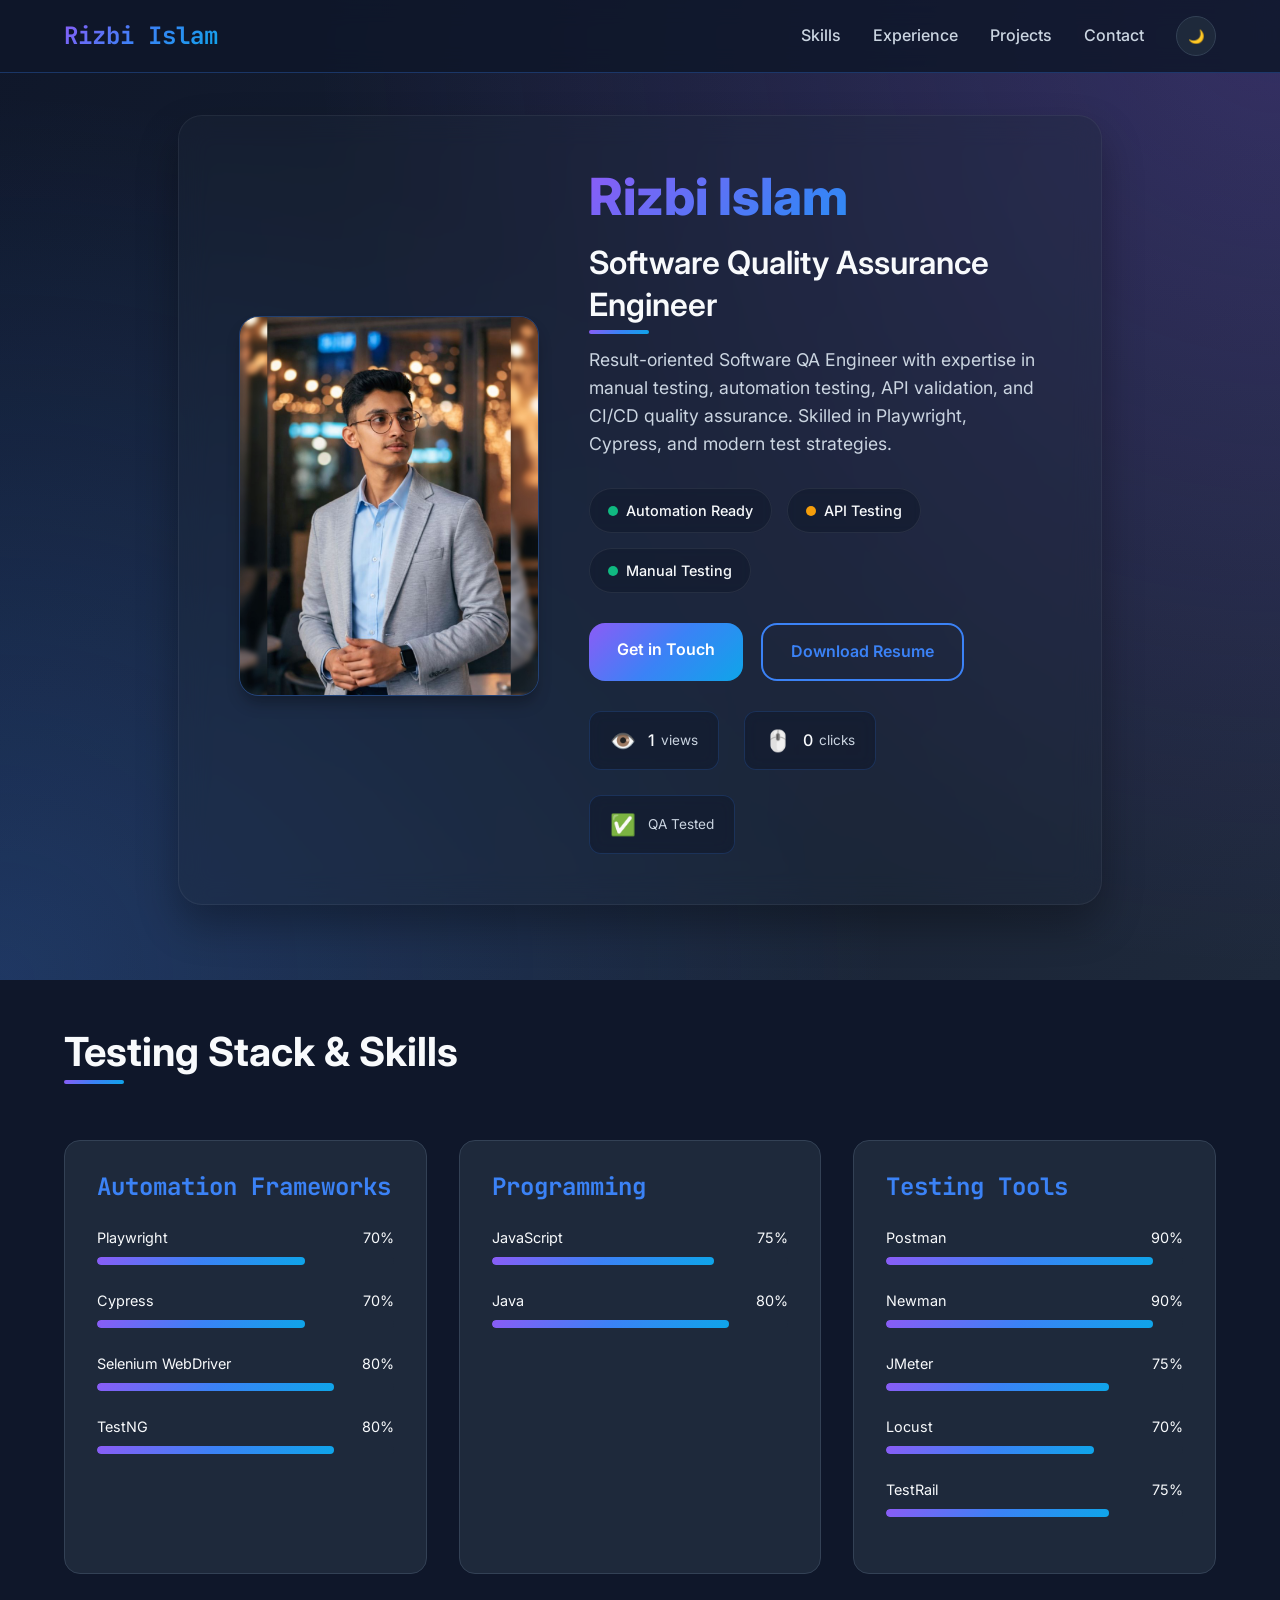
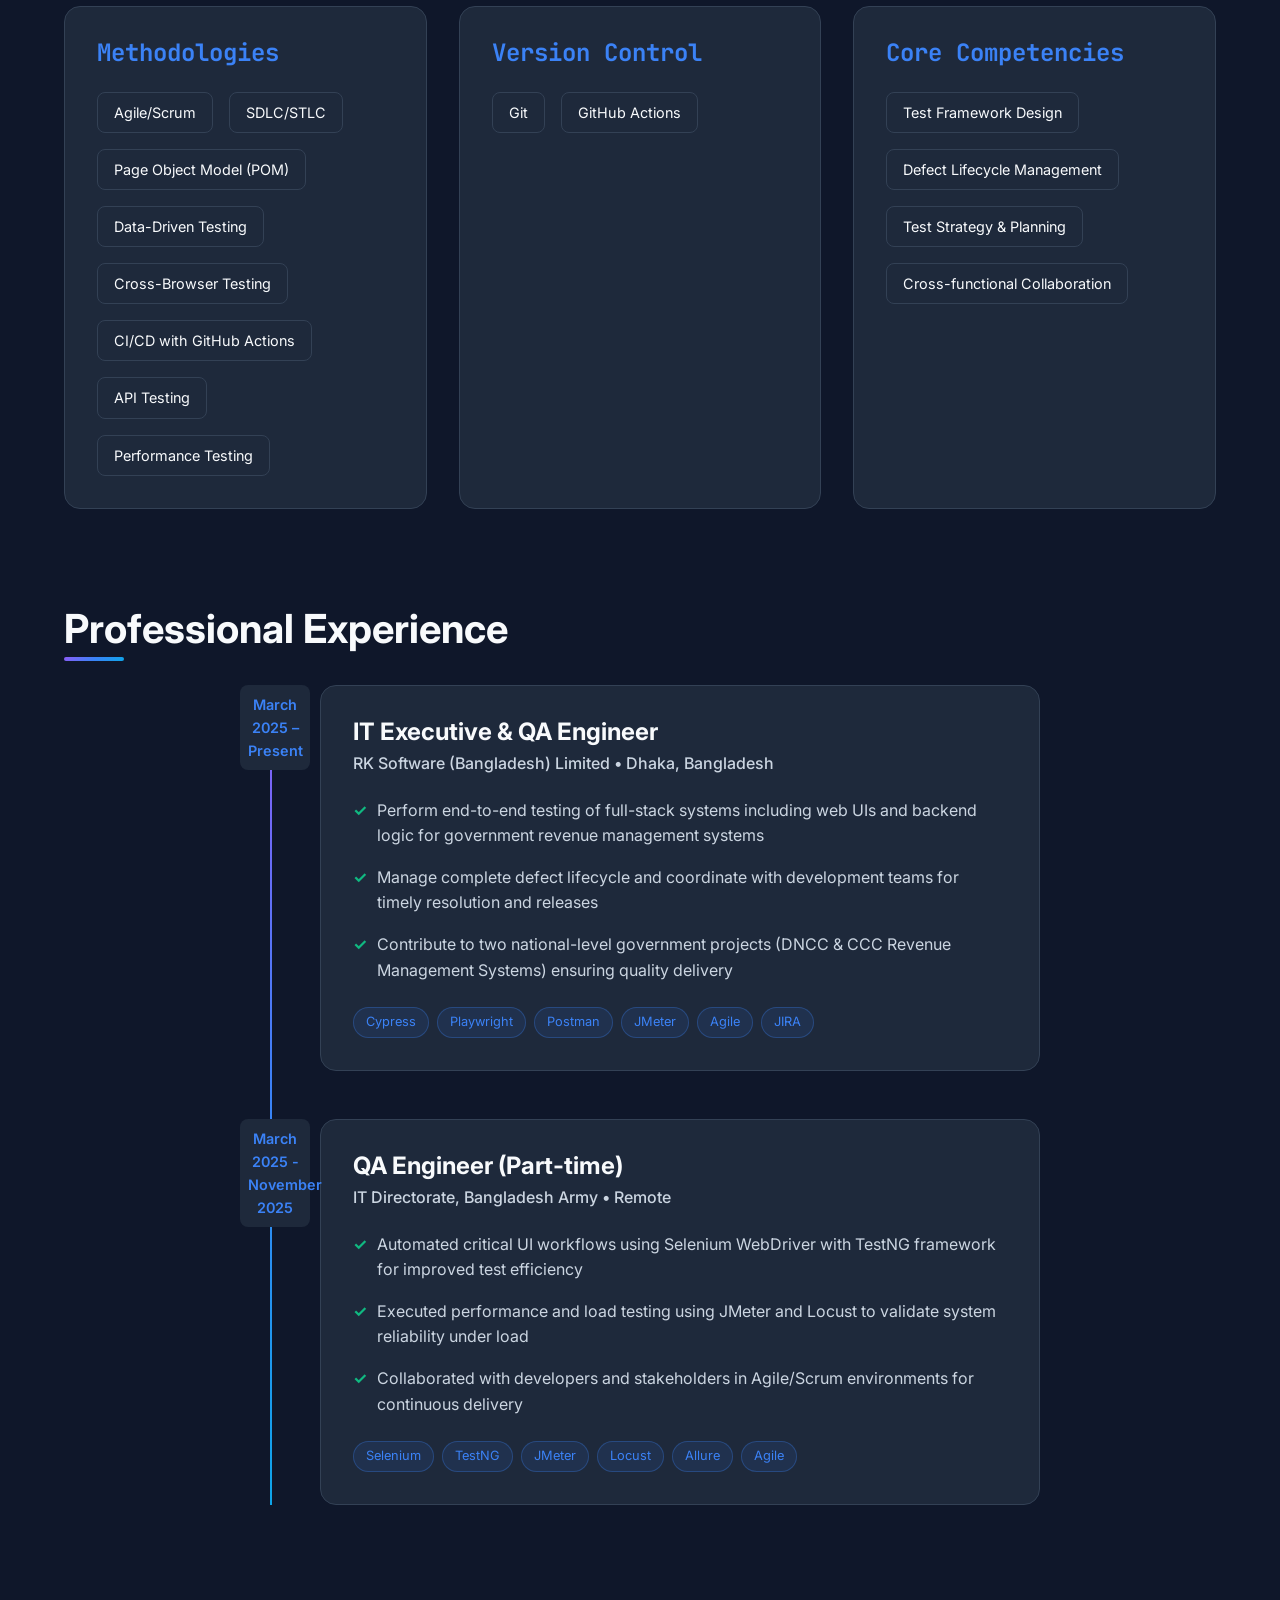
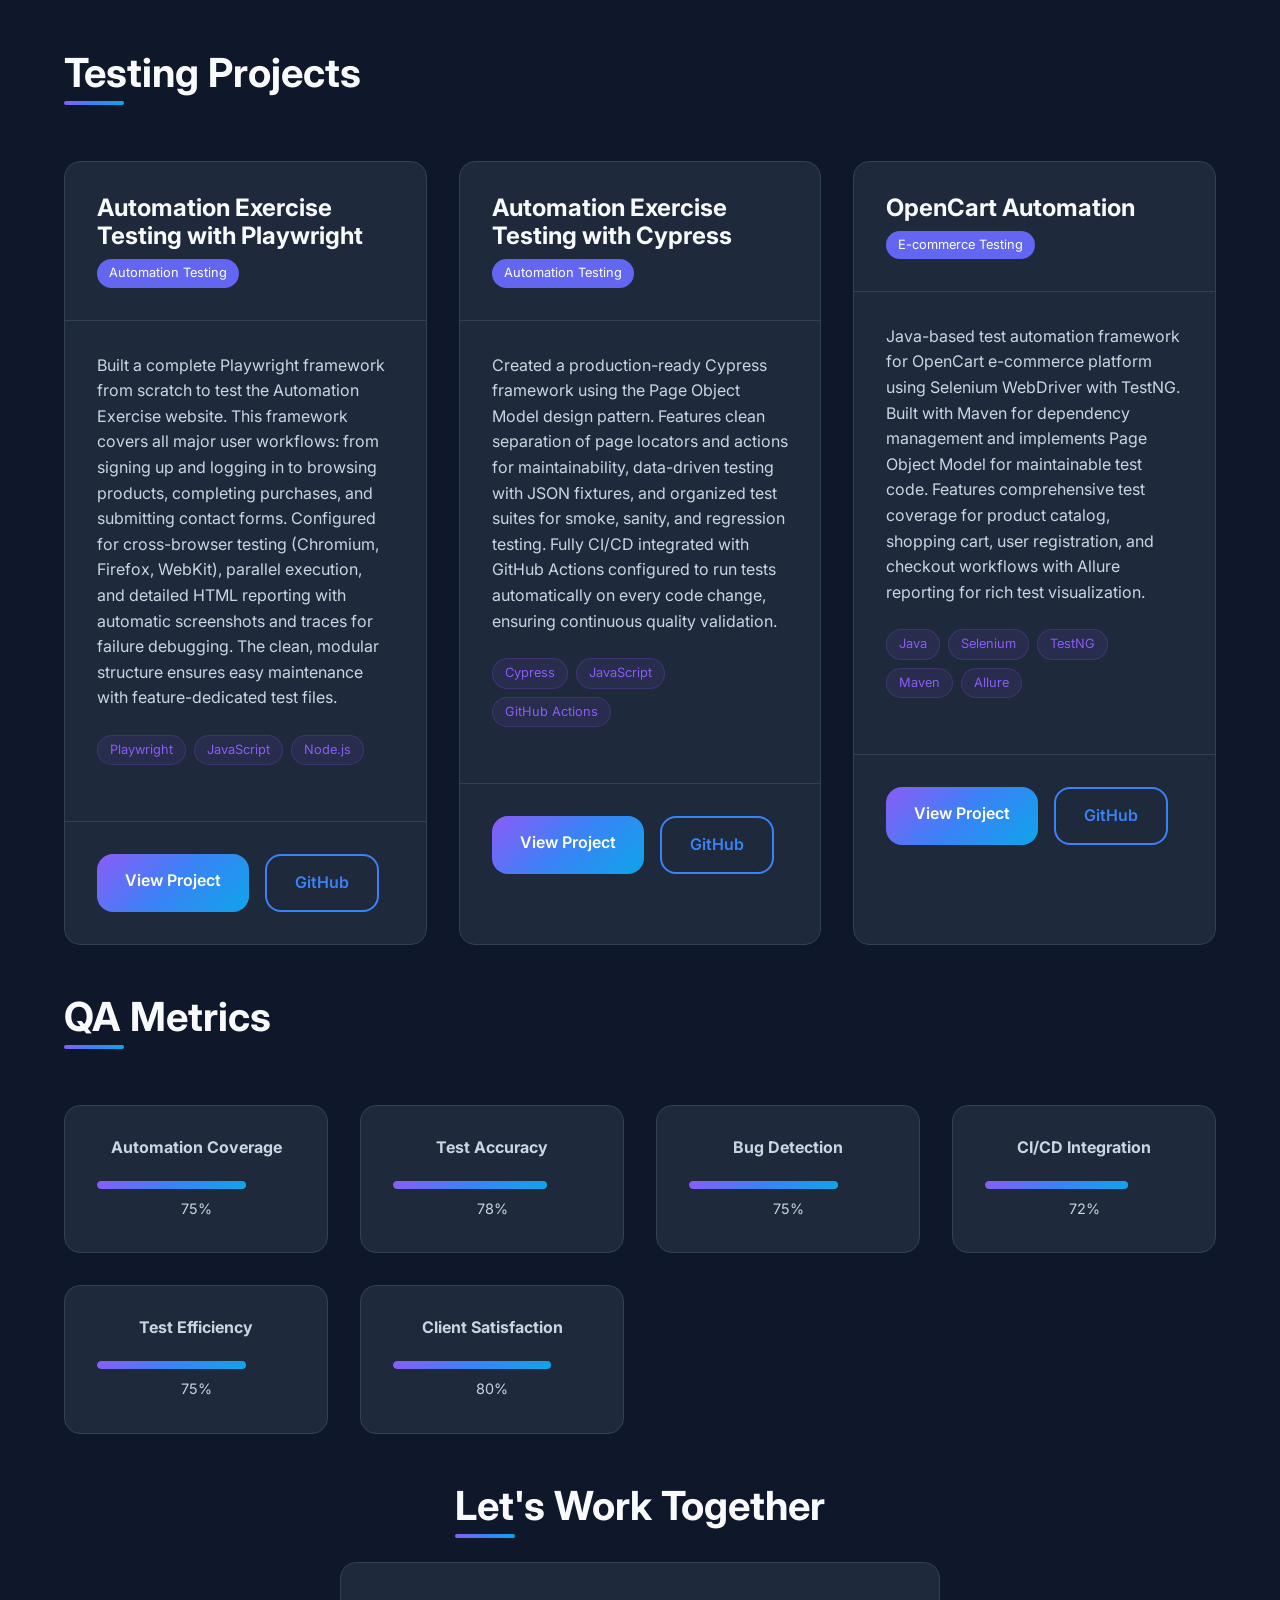
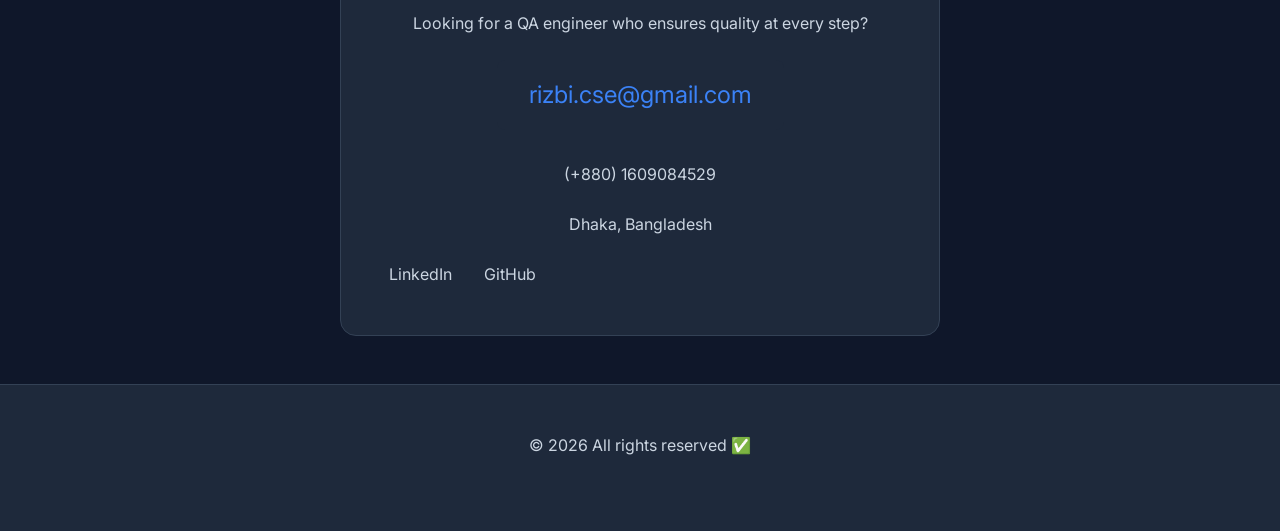
<file: index.html>
<!DOCTYPE html>
<html lang="en" data-theme="dark">
<head>
    <meta charset="UTF-8">
    <meta name="viewport" content="width=device-width, initial-scale=1.0">
    <title>Rizbi Islam - QA Engineer Portfolio</title>

    <!-- SEO Meta Tags -->
    <meta name="description" content="Rizbi Islam - Software Quality Assurance Engineer specializing in manual and automation testing, Playwright, Cypress, and API validation.">
    <meta name="keywords" content="Rizbi Islam, QA Engineer, Software Quality Assurance, Manual Testing, Automation Testing, API Testing, Playwright, Cypress, QA Portfolio">
    <meta name="robots" content="index, follow">

    <!-- Canonical URL -->
    <link rel="canonical" href="https://rizbi-islam.github.io/profile" />

    <!-- Open Graph / Social Sharing -->
    <meta property="og:title" content="Rizbi Islam | QA Engineer">
    <meta property="og:description" content="Portfolio of Rizbi Islam, a Software QA Engineer with expertise in manual and automation testing, Playwright, Cypress, and API validation.">
    <meta property="og:type" content="website">
    <meta property="og:url" content="https://rizbi-islam.github.io/profile">
    <meta property="og:image" content="https://rizbi-islam.github.io/profile/assets/profile.png">

    <!-- Twitter Card -->
    <meta name="twitter:card" content="summary_large_image">
    <meta name="twitter:title" content="Rizbi Islam | QA Engineer">
    <meta name="twitter:description" content="Portfolio of Rizbi Islam, a Software QA Engineer with expertise in manual and automation testing, Playwright, Cypress, and API validation.">
    <meta name="twitter:image" content="https://rizbi-islam.github.io/profile/assets/profile.png">

    <!-- Google Fonts -->
    <link href="https://fonts.googleapis.com/css2?family=Inter:wght@300;400;500;600;700;800&family=JetBrains+Mono:wght@400;500;600&display=swap" rel="stylesheet">
    
    <!-- CSS -->
    <link rel="stylesheet" href="css/main.css">
    <link rel="stylesheet" href="css/animations.css">
    
    <!-- Favicon / Search Appearance -->
    <link rel="icon" type="image/x-icon" href="assets/favicon.ico">
    <link rel="icon" href="assets/favicon.svg" type="image/svg+xml">
    <link rel="apple-touch-icon" href="assets/logo.svg">
    <meta name="theme-color" content="#0f172a">

    <!-- Google Analytics is loaded dynamically from data/ga.json by js/analytics.js -->

    <!-- Structured Data (JSON-LD) for search appearance -->
    <script type="application/ld+json">
    {
        "@context": "https://schema.org",
        "@type": "Person",
        "name": "Rizbi Islam",
        "url": "https://rizbi-islam.github.io/profile",
        "image": "https://rizbi-islam.github.io/profile/assets/profile.jpg",
        "jobTitle": "Software Quality Assurance Engineer",
        "description": "Result-oriented Software QA Engineer specializing in manual and automation testing, Playwright, Cypress, and API validation.",
        "sameAs": [
            "https://www.linkedin.com/",
            "https://github.com/rizbi-islam"
        ],
        "logo": "https://rizbi-islam.github.io/profile/assets/logo.svg"
    }
    </script>
</head>
<body>
    <!-- Navigation, Hero, Main Content same as before -->
    <nav class="qa-nav">
        <div class="container nav-content">
            <div class="nav-brand">Rizbi Islam</div>
            <div class="nav-links" id="nav-links">
                <a href="#skills">Skills</a>
                <a href="#experience">Experience</a>
                <a href="#projects">Projects</a>
                <a href="#contact">Contact</a>
                <button class="theme-toggle" id="theme-toggle">🌓</button>
            </div>
            <button class="hamburger" id="hamburger-menu">
                <span></span><span></span><span></span>
            </button>
        </div>
    </nav>

    <!-- Hero Section -->
    <header class="qa-hero" id="home">
        <div class="container">
            <div class="hero-wrapper">
                <div class="hero-image-section">
                    <img src="assets/profile.jpg" alt="Rizbi Islam - QA Engineer Profile Photo" class="hero-image" loading="lazy"/>
                </div>
                <div class="hero-text">
                    <h1 class="hero-name">Rizbi Islam</h1>
                    <h2 class="hero-title">Software Quality Assurance Engineer</h2>
                    <p class="hero-summary">
                        Result-oriented Software QA Engineer with expertise in manual testing,
                        automation testing, API validation, and CI/CD quality assurance.
                        Skilled in Playwright, Cypress, and modern test strategies.
                    </p>
                    
                    <div class="qa-indicator">
                        <div class="test-status">
                            <span class="status-dot status-pass"></span>
                            Automation Ready
                        </div>
                        <div class="test-status">
                            <span class="status-dot status-running"></span>
                            API Testing
                        </div>
                        <div class="test-status">
                            <span class="status-dot status-pass"></span>
                            Manual Testing
                        </div>
                    </div>

                    <div class="hero-actions">
                        <a href="#contact" class="btn-qa">Get in Touch</a>
                        <a href="assets/resume.pdf" class="btn-qa btn-outline" download>Download Resume</a>
                    </div>

                    <div class="hero-stats">
                        <div class="stat-box">
                            <span class="stat-icon">👁️</span>
                            <span class="stat-text"><span id="view-count">0</span> <span class="stat-label">views</span></span>
                        </div>
                        <div class="stat-box">
                            <span class="stat-icon">🖱️</span>
                            <span class="stat-text"><span id="click-count">0</span> <span class="stat-label">clicks</span></span>
                        </div>
                        <div class="stat-box">
                            <span class="stat-icon">✅</span>
                            <span class="stat-text"><span class="stat-label">QA Tested</span></span>
                        </div>
                    </div>
                </div>
            </div>
        </div>
    </header>

    <!-- Main Content -->
    <main class="container">
        <section id="skills" class="skills-section">
            <h2>Testing Stack & Skills</h2>
            <div id="skills-container"></div>
        </section>

        <section id="experience" class="experience-section">
            <h2>Professional Experience</h2>
            <div class="timeline" id="experience-timeline"></div>
        </section>

        <section id="projects" class="projects-section">
            <h2>Testing Projects</h2>
            <div id="projects-container"></div>
        </section>

        <section id="stats" class="stats-section">
            <h2>QA Metrics</h2>
            <div id="stats-container"></div>
        </section>

        <section id="contact" class="contact-section">
            <h2>Let's Work Together</h2>
            <div class="contact-card">
                <p>Looking for a QA engineer who ensures quality at every step?</p>
                <div class="contact-info">
                    <a href="mailto:rizbi.cse@gmail.com" id="email-tracked" class="email-tracked">rizbi.cse@gmail.com</a>
                    <p class="contact-phone" id="hero-phone">(+880) 1609084529</p>
                    <p class="contact-location" id="hero-location">Dhaka, Bangladesh</p>
                </div>
                <div class="social-links">
                    <a href="#" id="linkedin-link" class="social-link">LinkedIn</a>
                    <a href="#" id="github-link" class="social-link">GitHub</a>
                </div>
            </div>
        </section>
    </main>

    <!-- Footer -->
    <footer class="qa-footer">
        <div class="container footer-content">
            <p>© <span id="current-year">2026</span> All rights reserved ✅</p>
        </div>
    </footer>

    <!-- JavaScript -->
    <script src="js/data-manager.js"></script>
    <script src="js/analytics.js"></script>
    <script src="js/email-tracker.js"></script>
    <script src="js/theme-switcher.js"></script>
    <script src="js/ui-effects.js"></script>
    
    <script>
        // Set current year
        document.getElementById('current-year').textContent = new Date().getFullYear();
        
        // Initialize portfolio data
        document.addEventListener('DOMContentLoaded', () => {
            const portfolioData = new PortfolioData();
            portfolioData.init();
        });
    </script>
</body>
</html>
</file>
<file: css/main.css>
/* ===== CSS RESET & VARIABLES ===== */
:root {
    /* QA Engineer Color Palette */
    --qa-pass: #10b981;      /* Green - Tests Passed */
    --qa-fail: #ef4444;      /* Red - Tests Failed */
    --qa-running: #f59e0b;   /* Amber - Tests Running */
    --qa-pending: #6366f1;   /* Indigo - Tests Pending */
    --qa-skip: #94a3b8;      /* Gray - Tests Skipped */
    
    /* Professional Dark Theme (Default) */
    --bg-primary: #0f172a;   /* Dark Blue */
    --bg-secondary: #1e293b; /* Dark Slate */
    --bg-card: #1e293b;
    --text-primary: #f8fafc;
    --text-secondary: #cbd5e1;
    --border-color: #334155;
    --accent-primary: #3b82f6;
    --accent-secondary: #8b5cf6;
    
    /* Gradients */
    --gradient-qa: linear-gradient(135deg, #8b5cf6, #3b82f6, #0ea5e9);
    --gradient-dark: linear-gradient(135deg, #0f172a, #1e293b);
    
    /* Typography */
    --font-sans: 'Inter', -apple-system, BlinkMacSystemFont, sans-serif;
    --font-mono: 'JetBrains Mono', 'Fira Code', monospace;
    
    /* Spacing */
    --space-xs: 0.5rem;
    --space-sm: 1rem;
    --space-md: 1.5rem;
    --space-lg: 2rem;
    --space-xl: 3rem;
    
    /* Borders & Shadows */
    --radius-sm: 0.375rem;
    --radius-md: 0.5rem;
    --radius-lg: 1rem;
    --shadow: 0 4px 6px -1px rgba(0, 0, 0, 0.25);
    --shadow-lg: 0 10px 15px -3px rgba(0, 0, 0, 0.3);
    
    /* Transitions */
    --transition-fast: 150ms ease;
    --transition-normal: 300ms ease;
    /* Card overlay colors (theme-aware) */
    --card-overlay: rgba(30, 41, 59, 0.35);
    --card-border: rgba(255, 255, 255, 0.06);
  }
  
  /* Light Theme Variables */
  [data-theme="light"] {
    --bg-primary: #f8fafc;
    --bg-secondary: #e8efff;
    --bg-card: #ffffff;
    --text-primary: #0f172a;
    --text-secondary: #475569;
    --border-color: #e2e8f0;
    --shadow: 0 4px 6px -1px rgba(0, 0, 0, 0.1);
    --shadow-lg: 0 10px 15px -3px rgba(0, 0, 0, 0.1);
    --card-overlay: rgba(255, 255, 255, 0.7);
    --card-border: rgba(14, 165, 233, 0.06);
    --badge-bg-blue: rgba(59, 130, 246, 0.08);
    --badge-bg-purple: rgba(139, 92, 246, 0.08);
  }
  
  /* Dark Theme badge colors */
  :root {
    --badge-bg-blue: rgba(59, 130, 246, 0.1);
    --badge-bg-purple: rgba(139, 92, 246, 0.1);
  }
  
  /* ===== BASE STYLES ===== */
  * {
    margin: 0;
    padding: 0;
    box-sizing: border-box;
  }
  
  body {
    font-family: var(--font-sans);
    background: var(--bg-primary);
    color: var(--text-primary);
    line-height: 1.6;
    transition: background-color var(--transition-normal);
  }
  
  .container {
    max-width: 1200px;
    margin: 0 auto;
    padding: 0 var(--space-md);
  }
  
  /* ===== TYPOGRAPHY ===== */
  h1, h2, h3, h4 {
    font-weight: 700;
    line-height: 1.2;
  }
  
  h1 {
    font-size: 3.5rem;
    background: var(--gradient-qa);
    -webkit-background-clip: text;
    -webkit-text-fill-color: transparent;
    background-clip: text;
    margin-bottom: var(--space-sm);
  }
  
  h2 {
    font-size: 2.5rem;
    margin-bottom: var(--space-lg);
    position: relative;
    display: inline-block;
  }
  
  h2::after {
    content: '';
    position: absolute;
    bottom: -8px;
    left: 0;
    width: 60px;
    height: 4px;
    background: var(--gradient-qa);
    border-radius: 2px;
  }
  
  h3 {
    font-size: 1.5rem;
    margin-bottom: var(--space-sm);
  }
  
  p {
    margin-bottom: var(--space-md);
    color: var(--text-secondary);
  }
  
  code {
    font-family: var(--font-mono);
    background: var(--bg-secondary);
    padding: 0.2rem 0.4rem;
    border-radius: var(--radius-sm);
    font-size: 0.9em;
  }
  
  /* ===== QA-SPECIFIC COMPONENTS ===== */
  .qa-indicator {
    display: flex;
    gap: var(--space-md);
    flex-wrap: wrap;
    margin: var(--space-md) 0;
  }
  
  .test-status {
    display: flex;
    align-items: center;
    gap: var(--space-xs);
    padding: var(--space-xs) var(--space-sm);
    background: rgba(15, 23, 42, 0.5);
    backdrop-filter: blur(5px);
    -webkit-backdrop-filter: blur(5px);
    border-radius: var(--radius-md);
    border: 1px solid var(--border-color);
  }
  
  .status-dot {
    width: 10px;
    height: 10px;
    border-radius: 50%;
    display: inline-block;
  }
  
  .status-pass { background: var(--qa-pass); }
  .status-running { background: var(--qa-running); }
  .status-fail { background: var(--qa-fail); }
  .status-pending { background: var(--qa-pending); }
  
  .automation-meter {
    margin: var(--space-sm) 0;
  }
  
  .meter-label {
    display: flex;
    justify-content: space-between;
    margin-bottom: var(--space-xs);
    font-size: 0.9rem;
  }
  
  .meter-bar {
    height: 8px;
    background: var(--bg-secondary);
    border-radius: 4px;
    overflow: hidden;
  }
  
  .meter-fill {
    height: 100%;
    background: var(--gradient-qa);
    border-radius: 4px;
    transition: width 1s ease-in-out;
  }
  
  /* ===== NAVIGATION ===== */
  .qa-nav {
    position: fixed;
    top: 0;
    width: 100%;
    background: rgba(15, 23, 42, 0.85);
    backdrop-filter: blur(12px);
    -webkit-backdrop-filter: blur(12px);
    z-index: 1000;
    padding: var(--space-sm) 0;
    border-bottom: 1px solid rgba(59, 130, 246, 0.3);
  }
  
  [data-theme="light"] .qa-nav {
    background: rgba(248, 250, 252, 0.85);
    border-bottom: 1px solid rgba(59, 130, 246, 0.2);
  }
  
  .nav-content {
    display: flex;
    justify-content: space-between;
    align-items: center;
  }
  
  .nav-brand {
    font-family: var(--font-mono);
    font-weight: 700;
    font-size: 1.5rem;
    background: var(--gradient-qa);
    -webkit-background-clip: text;
    background-clip: text;
    -webkit-text-fill-color: transparent;
  }
  
  .nav-links {
    display: flex;
    gap: var(--space-lg);
    align-items: center;
  }
  
  .nav-links a {
    text-decoration: none;
    color: var(--text-secondary);
    font-weight: 500;
    transition: color var(--transition-fast);
    position: relative;
  }
  
  .nav-links a:hover {
    color: var(--text-primary);
  }
  
  .nav-links a::after {
    content: '';
    position: absolute;
    bottom: -4px;
    left: 0;
    width: 0;
    height: 2px;
    background: var(--gradient-qa);
    transition: width var(--transition-normal);
  }
  
  .nav-links a:hover::after {
    width: 100%;
  }
  
  .theme-toggle {
    background: var(--bg-secondary);
    border: 1px solid var(--border-color);
    color: var(--text-primary);
    width: 40px;
    height: 40px;
    border-radius: 50%;
    cursor: pointer;
    display: flex;
    align-items: center;
    justify-content: center;
    transition: all var(--transition-fast);
  }
  
  .theme-toggle:hover {
    transform: rotate(30deg);
  }

  /* Hamburger Menu */
  .hamburger {
    display: none;
    flex-direction: column;
    background: none;
    border: none;
    cursor: pointer;
    gap: 6px;
    padding: 8px;
  }

  .hamburger span {
    width: 25px;
    height: 2.5px;
    background: var(--text-primary);
    border-radius: 2px;
    transition: all 0.3s ease;
  }

  .hamburger.active span:nth-child(1) {
    transform: rotate(45deg) translate(10px, 10px);
  }

  .hamburger.active span:nth-child(2) {
    opacity: 0;
  }

  .hamburger.active span:nth-child(3) {
    transform: rotate(-45deg) translate(7px, -7px);
  }

  @media (max-width: 768px) {
    .hamburger {
      display: flex;
    }

    .nav-links {
      display: none;
      position: absolute;
      top: 70px;
      right: 0;
      flex-direction: column;
      background: var(--bg-secondary);
      width: 100%;
      padding: var(--space-lg);
      border-bottom: 1px solid var(--border-color);
      gap: var(--space-md);
    }

    .nav-links.active {
      display: flex;
    }

    .nav-links a {
      padding: var(--space-sm) 0;
      border-bottom: 1px solid var(--border-color);
    }

    .nav-links a:last-child {
      border-bottom: none;
    }
  }
  
  /* ===== HERO SECTION ===== */

  .hero-content {
    display: flex;
    gap: var(--space-xl);
    align-items: center;
    z-index: 1;
    max-width: 1000px;
  }
  
  .hero-text {
    flex: 1;
    min-width: 0;
  }
  
  .typewriter {
    overflow: hidden;
    border-right: 3px solid var(--qa-running);
    white-space: nowrap;
    margin: 0 auto;
    animation: typing 3.5s steps(40, end), blink-caret 0.75s step-end infinite;
    font-size: 1.8rem;
    color: var(--text-secondary);
    margin-bottom: var(--space-lg);
  }
  
  @keyframes typing {
    from { width: 0 }
    to { width: 100% }
  }
  
  @keyframes blink-caret {
    from, to { border-color: transparent }
    50% { border-color: var(--qa-running); }
  }
  
  /* ===== SKILLS SECTION ===== */
  .skills-section {
    padding: var(--space-xl) 0;
  }
  
  .skills-grid {
    display: grid;
    grid-template-columns: repeat(auto-fit, minmax(300px, 1fr));
    gap: var(--space-lg);
  }
  
  .skill-category {
    background: var(--bg-card);
    padding: var(--space-lg);
    border-radius: var(--radius-lg);
    border: 1px solid var(--border-color);
    transition: transform var(--transition-normal), box-shadow var(--transition-normal);
  }
  
  .skill-category:hover {
    transform: translateY(-5px);
    box-shadow: var(--shadow-lg);
  }
  
  .skill-category h3 {
    color: var(--accent-primary);
    margin-bottom: var(--space-md);
    font-family: var(--font-mono);
  }
  
  .skill-tags {
    display: flex;
    flex-wrap: wrap;
    gap: var(--space-sm);
  }
  
  .skill-tag {
    background: var(--bg-secondary);
    color: var(--text-primary);
    padding: var(--space-xs) var(--space-sm);
    border-radius: var(--radius-md);
    font-size: 0.9rem;
    border: 1px solid var(--border-color);
    transition: all var(--transition-fast);
  }
  
  .skill-tag:hover {
    background: var(--accent-primary);
    color: white;
    transform: scale(1.05);
  }
  
  /* ===== EXPERIENCE TIMELINE ===== */
  .experience-section {
    padding: var(--space-xl) 0;
  }
  
  .timeline {
    position: relative;
    max-width: 800px;
    margin: 0 auto;
  }
  
  .timeline::before {
    content: '';
    position: absolute;
    left: 30px;
    top: 0;
    bottom: 0;
    width: 2px;
    background: var(--gradient-qa);
  }
  
  .timeline-item {
    position: relative;
    margin-bottom: var(--space-xl);
    padding-left: 80px;
  }
  
  .timeline-date {
    position: absolute;
    left: 0;
    top: 0;
    width: 70px;
    padding: var(--space-xs);
    background: var(--bg-secondary);
    border-radius: var(--radius-md);
    text-align: center;
    font-size: 0.9rem;
    font-weight: 600;
    color: var(--accent-primary);
  }
  
  .timeline-content {
    background: var(--bg-card);
    padding: var(--space-lg);
    border-radius: var(--radius-lg);
    border: 1px solid var(--border-color);
  }
  
  .timeline-content h3 {
    color: var(--text-primary);
    margin-bottom: var(--space-xs);
  }
  
  .timeline-content h4 {
    color: var(--text-secondary);
    font-weight: 500;
    margin-bottom: var(--space-md);
  }
  
  .achievements {
    list-style: none;
    margin-bottom: var(--space-md);
  }
  
  .achievements li {
    position: relative;
    padding-left: var(--space-md);
    margin-bottom: var(--space-sm);
    color: var(--text-secondary);
  }
  
  .achievements li::before {
    content: '✓';
    position: absolute;
    left: 0;
    color: var(--qa-pass);
    font-weight: bold;
  }
  
  .tech-used {
    display: flex;
    flex-wrap: wrap;
    gap: var(--space-xs);
  }
  
  .tech-badge {
    background: var(--badge-bg-blue);
    color: var(--accent-primary);
    padding: 0.25rem 0.75rem;
    border-radius: 2rem;
    font-size: 0.8rem;
    border: 1px solid rgba(59, 130, 246, 0.3);
  }
  
  [data-theme="light"] .tech-badge {
    border: 1px solid rgba(59, 130, 246, 0.2);
  }
  
  /* ===== PROJECTS SECTION ===== */
  .projects-section {
    padding: var(--space-xl) 0;
  }
  
  .projects-grid {
    display: grid;
    grid-template-columns: repeat(auto-fill, minmax(350px, 1fr));
    gap: var(--space-lg);
  }
  
  .project-card {
    background: var(--bg-card);
    border-radius: var(--radius-lg);
    overflow: hidden;
    border: 1px solid var(--border-color);
    transition: transform var(--transition-normal), box-shadow var(--transition-normal);
  }
  
  .project-card:hover {
    transform: translateY(-8px);
    box-shadow: var(--shadow-lg);
  }
  
  .project-card-header {
    padding: var(--space-lg);
    border-bottom: 1px solid var(--border-color);
  }
  
  .project-card-header h3 {
    margin-bottom: var(--space-xs);
  }
  
  .project-meta {
    display: flex;
    gap: var(--space-sm);
    color: var(--text-secondary);
    font-size: 0.9rem;
  }
  
  .project-card-body {
    padding: var(--space-lg);
  }
  
  .project-tech {
    display: flex;
    flex-wrap: wrap;
    gap: var(--space-xs);
    margin-bottom: var(--space-md);
  }
  
  .project-tech span {
    background: var(--badge-bg-purple);
    color: var(--accent-secondary);
    padding: 0.25rem 0.75rem;
    border-radius: 2rem;
    font-size: 0.8rem;
    border: 1px solid rgba(139, 92, 246, 0.2);
  }
  
  .project-card-footer {
    padding: var(--space-lg);
    border-top: 1px solid var(--border-color);
    display: flex;
    gap: var(--space-sm);
  }
  
  .btn-qa {
    padding: var(--space-sm) var(--space-lg);
    background: var(--gradient-qa);
    color: white;
    border: none;
    border-radius: var(--radius-md);
    font-weight: 600;
    cursor: pointer;
    transition: transform var(--transition-fast);
    text-decoration: none;
    display: inline-block;
    text-align: center;
  }
  
  .btn-qa:hover {
    transform: translateY(-2px);
  }
  
  .btn-outline {
    background: transparent;
    border: 2px solid var(--accent-primary);
    color: var(--accent-primary);
  }
  
  /* ===== CONTACT SECTION ===== */
  .contact-section {
    padding: var(--space-xl) 0;
    text-align: center;
  }
  
  .contact-card {
    background: var(--bg-card);
    padding: var(--space-xl);
    border-radius: var(--radius-lg);
    max-width: 600px;
    margin: 0 auto;
    border: 1px solid var(--border-color);
  }
  
  .email-tracked {
    display: inline-block;
    font-size: 1.5rem;
    color: var(--accent-primary);
    text-decoration: none;
    margin-bottom: var(--space-lg);
    padding: var(--space-sm) var(--space-lg);
    border-radius: var(--radius-md);
    background: var(--bg-secondary);
    transition: all var(--transition-fast);
  }
  
  .email-tracked:hover {
    background: var(--accent-primary);
    color: white;
    transform: scale(1.05);
  }
  
  /* ===== FOOTER ===== */
  .qa-footer {
    background: var(--bg-secondary);
    padding: var(--space-xl) 0;
    border-top: 1px solid var(--border-color);
    text-align: center;
  }
  
  .footer-content {
    display: flex;
    flex-direction: column;
    align-items: center;
    gap: var(--space-md);
  }
  
  .social-links {
    display: flex;
    gap: var(--space-lg);
  }
  
  .social-link {
    color: var(--text-secondary);
    text-decoration: none;
    transition: color var(--transition-fast);
  }
  
  .social-link:hover {
    color: var(--accent-primary);
  }
  
  /* ===== RESPONSIVE DESIGN ===== */
  @media (max-width: 768px) {
    h1 { font-size: 2.5rem; }
    h2 { font-size: 2rem; }
    
    .nav-links {
      display: none;
    }

    .hero-content {
      flex-direction: column;
      gap: var(--space-lg);
    }

    .hero-image-section {
      flex: 0 0 250px;
    }

    .hero-image {
      height: 250px;
    }
    
    .hero-stats {
      flex-direction: column;
      gap: var(--space-sm);
    }
    
    .skills-grid {
      grid-template-columns: 1fr;
    }
    
    .projects-grid {
      grid-template-columns: 1fr;
    }
    
    .timeline::before {
      left: 20px;
    }
    
    .timeline-item {
      padding-left: 60px;
    }
    
    .timeline-date {
      width: 50px;
      font-size: 0.8rem;
    }
  }

/* ===== PREMIUM HERO BANNER ===== */
.qa-hero {
  min-height: 80vh;
  display: flex;
  align-items: center;
  padding: 100px 0 60px;
  background: radial-gradient(circle at top right,
      rgba(139, 92, 246, 0.25),
      transparent 60%),
    radial-gradient(circle at bottom left,
      rgba(59, 130, 246, 0.25),
      transparent 55%),
    var(--gradient-dark);
  position: relative;
  overflow: hidden;
}

/* Starry background effect */
.qa-hero::before {
  content: '';
  position: absolute;
  width: 100%;
  height: 100%;
  background-image: 
    radial-gradient(1px 1px at 12% 19%, white, rgba(255, 255, 255, 0)),
    radial-gradient(1px 1px at 34% 78%, white, rgba(255, 255, 255, 0)),
    radial-gradient(1.5px 1.5px at 87% 15%, white, rgba(255, 255, 255, 0)),
    radial-gradient(1px 1px at 25% 42%, rgba(255, 255, 255, 0.8), rgba(255, 255, 255, 0)),
    radial-gradient(1px 1px at 75% 65%, white, rgba(255, 255, 255, 0)),
    radial-gradient(1.5px 1.5px at 55% 88%, rgba(255, 255, 255, 0.9), rgba(255, 255, 255, 0)),
    radial-gradient(1px 1px at 90% 50%, white, rgba(255, 255, 255, 0)),
    radial-gradient(1.5px 1.5px at 20% 65%, rgba(255, 255, 255, 0.8), rgba(255, 255, 255, 0)),
    radial-gradient(1px 1px at 40% 25%, white, rgba(255, 255, 255, 0));
  background-repeat: repeat;
  background-size: 200% 200%;
  opacity: 0.5;
  pointer-events: none;
  z-index: 0;
}

.hero-wrapper {
  display: flex;
  gap: 50px;
  align-items: center;
  justify-content: space-between;
  padding: 50px 60px;
  border-radius: 1.5rem;
  background: var(--card-overlay);
  border: 1px solid var(--card-border);
  backdrop-filter: blur(15px);
  -webkit-backdrop-filter: blur(15px);
  box-shadow: 0 20px 40px rgba(0, 0, 0, 0.3);
  max-width: 1100px;
  margin: 15px auto;
  position: relative;
  z-index: 1;
  width: calc(100% - 30px);
  min-height: 480px;
}

/* Make the hero-wrapper full width on smaller devices */
@media (max-width: 900px) {
  .qa-hero {
    min-height: 60vh;
    padding: 60px 0 40px;
  }

  .hero-wrapper {
    flex-direction: column;
    text-align: center;
    padding: 40px 35px;
    gap: 35px;
    max-width: 920px;
    width: calc(100% - 40px);
    background: var(--card-overlay);
    box-shadow: 0 15px 40px rgba(0,0,0,0.35);
    margin: 20px auto;
    min-height: auto;
  }

  .hero-image-section {
    flex: 0 0 auto;
    width: 280px;
    margin: 0 auto;
  }

  .hero-image {
    height: 320px;
    width: 100%;
  }
}

@media (max-width: 480px) {
  .qa-hero {
    min-height: auto;
    padding: 40px 0 24px;
  }

  .hero-wrapper {
    flex-direction: column;
    padding: 30px 20px;
    gap: 25px;
    width: calc(100% - 30px);
    border-radius: 1rem;
    background: var(--card-overlay);
    border: 1px solid var(--card-border);
    box-shadow: 0 10px 25px rgba(0,0,0,0.25);
    margin: 15px auto;
  }

  .hero-image-section {
    flex: 0 0 auto;
    width: 200px;
    margin: 0 auto;
  }

  .hero-image {
    width: 100%;
    height: 240px;
    object-fit: cover;
    border-radius: 1rem;
    border: 1px solid rgba(59,130,246,0.2);
  }

  .hero-text {
    text-align: center;
  }

  .hero-name {
    font-size: 1.8rem;
  }

  .hero-title {
    font-size: 1.1rem;
  }

  .hero-summary {
    font-size: 0.9rem;
  }

  .qa-indicator {
    justify-content: center;
  }

  .hero-actions {
    justify-content: center;
  }

  .hero-stats {
    justify-content: center;
  }
}

@media (max-width: 360px) {
  .hero-wrapper {
    padding: 25px 15px;
    gap: 20px;
    width: calc(100% - 20px);
    margin: 10px auto;
  }

  .hero-image-section {
    width: 160px;
  }

  .hero-image {
    height: 190px;
  }

  .hero-name {
    font-size: 1.5rem;
  }

  .hero-title {
    font-size: 1rem;
  }

  .hero-summary {
    font-size: 0.85rem;
    margin-bottom: 15px;
  }
}

.hero-image-section {
  flex: 0 0 300px;
}

.hero-image {
  width: 100%;
  height: 380px;
  object-fit: cover;
  border-radius: 1.2rem;
  border: 1px solid rgba(59, 130, 246, 0.3);
  box-shadow: var(--shadow-lg);
  transition: transform 0.35s ease;
}

.hero-image:hover {
  transform: scale(1.03);
}

.hero-text {
  flex: 1;
  min-width: 0;
}

.hero-name {
  font-size: 3.2rem;
  font-weight: 800;
  margin-bottom: 15px;
  background: var(--gradient-qa);
  -webkit-background-clip: text;
  background-clip: text;
  -webkit-text-fill-color: transparent;
}

.hero-title {
  font-size: 2rem;
  font-weight: 600;
  color: var(--text-primary);
  margin-bottom: 20px;
  line-height: 1.3;
}

.hero-summary {
  font-size: 1.1rem;
  max-width: 550px;
  margin-bottom: 30px;
  color: var(--text-secondary);
}

.qa-indicator {
  display: flex;
  flex-wrap: wrap;
  gap: 15px;
  margin-bottom: 30px;
}

.test-status {
  padding: 10px 18px;
  border-radius: 999px;
  background: rgba(15, 23, 42, 0.5);
  backdrop-filter: blur(5px);
  -webkit-backdrop-filter: blur(5px);
  border: 1px solid rgba(255, 255, 255, 0.08);
  font-size: 0.9rem;
  font-weight: 500;
  display: flex;
  align-items: center;
  gap: 8px;
}

.hero-actions {
  display: flex;
  gap: 18px;
  flex-wrap: wrap;
  margin-bottom: 25px;
}

.hero-stats {
  display: flex;
  gap: 25px;
  flex-wrap: wrap;
  margin-top: 30px;
}

.stat-box {
  display: flex;
  align-items: center;
  gap: 12px;
  padding: 12px 20px;
  background: rgba(15, 23, 42, 0.5);
  border: 1px solid rgba(59, 130, 246, 0.2);
  border-radius: 0.75rem;
  backdrop-filter: blur(8px);
  -webkit-backdrop-filter: blur(8px);
}

.stat-icon {
  font-size: 1.3rem;
  display: flex;
  align-items: center;
}

.stat-text {
  display: flex;
  align-items: center;
  gap: 6px;
  font-weight: 500;
  color: var(--text-primary);
}

.stat-label {
  font-size: 0.85rem;
  color: var(--text-secondary);
  font-weight: 400;
}

.btn-qa {
  padding: 14px 28px;
  border-radius: 1rem;
  font-weight: 600;
  font-size: 1rem;
  transition: all 0.25s ease;
}

.btn-qa:hover {
  transform: translateY(-3px);
}

.btn-outline {
  background: transparent;
  border: 2px solid var(--accent-primary);
  color: var(--accent-primary);
}

.btn-outline:hover {
  background: var(--accent-primary);
  color: white;
}

@media (max-width: 900px) {
  .hero-name {
    font-size: 2.5rem;
  }

  .hero-title {
    font-size: 1.6rem;
  }

  .hero-stats {
    justify-content: center;
  }
}

@media (max-width: 480px) {
  .test-status {
    padding: 8px 14px;
    font-size: 0.85rem;
  }

  .btn-qa {
    padding: 12px 22px;
    font-size: 0.95rem;
  }

  .stat-box {
    padding: 10px 16px;
  }

  .stat-icon {
    font-size: 1.1rem;
  }

  .stat-text {
    font-size: 0.85rem;
  }
}

/* ===== SKILLS CONTAINER STYLES ===== */
#skills-container {
    display: grid;
    grid-template-columns: repeat(auto-fit, minmax(300px, 1fr));
    gap: var(--space-lg);
    margin-top: var(--space-lg);
}

.skill-items {
    margin-top: var(--space-sm);
}

.skill-meter {
    margin-bottom: var(--space-md);
}

/* ===== PROJECTS GRID STYLES ===== */
#projects-container {
    margin-top: var(--space-lg);
}

.projects-grid {
    display: grid;
    grid-template-columns: repeat(auto-fill, minmax(350px, 1fr));
    gap: var(--space-lg);
}

.project-category {
    background: var(--qa-pending);
    color: white;
    padding: 0.25rem 0.75rem;
    border-radius: 2rem;
    font-size: 0.8rem;
    display: inline-block;
}

/* ===== STATS GRID STYLES ===== */
#stats-container {
    margin-top: var(--space-lg);
}

.stats-grid {
    display: grid;
    grid-template-columns: repeat(auto-fit, minmax(250px, 1fr));
    gap: var(--space-lg);
}

.stat-card {
    background: var(--bg-card);
    padding: var(--space-lg);
    border-radius: var(--radius-lg);
    border: 1px solid var(--border-color);
    text-align: center;
    transition: transform var(--transition-normal), box-shadow var(--transition-normal);
}

.stat-card:hover {
    transform: translateY(-5px);
    box-shadow: var(--shadow-lg);
}

.stat-card h3 {
    color: var(--text-secondary);
    font-size: 1rem;
    margin-bottom: var(--space-sm);
}

.stat-number {
    font-size: 3rem;
    font-weight: 800;
    background: var(--gradient-qa);
    -webkit-background-clip: text;
    background-clip: text;
    -webkit-text-fill-color: transparent;
    margin: var(--space-sm) 0;
}

.stat-bar {
    height: 8px;
    background: var(--bg-secondary);
    border-radius: 4px;
    overflow: hidden;
    margin-top: var(--space-md);
}

.stat-fill {
    height: 100%;
    background: var(--gradient-qa);
    border-radius: 4px;
    transition: width 1s ease-in-out;
    width: 0%;
}

/* ===== ERROR MESSAGE ===== */
.error-message {
    position: fixed;
    top: 20px;
    right: 20px;
    background: var(--qa-fail);
    color: white;
    padding: var(--space-md);
    border-radius: var(--radius-md);
    z-index: 9999;
    box-shadow: var(--shadow-lg);
    display: flex;
    align-items: center;
    gap: var(--space-sm);
}

.error-message button {
    background: white;
    color: var(--qa-fail);
    border: none;
    padding: 0.25rem 0.75rem;
    border-radius: var(--radius-sm);
    cursor: pointer;
    font-weight: 600;
}

/* ===== SKILL TAGS IN SKILLS SECTION ===== */
.skill-tags {
    display: flex;
    flex-wrap: wrap;
    gap: var(--space-sm);
    margin-top: var(--space-sm);
}

.skill-tag {
    background: var(--bg-secondary);
    color: var(--text-primary);
    padding: var(--space-xs) var(--space-sm);
    border-radius: var(--radius-md);
    font-size: 0.9rem;
    border: 1px solid var(--border-color);
    transition: all var(--transition-fast);
}

.skill-tag:hover {
    background: var(--accent-primary);
    color: white;
    transform: scale(1.05);
}
</file>
<file: css/animations.css>
/* Animations */
@keyframes fadeInUp {
    from {
        opacity: 0;
        transform: translateY(30px);
    }
    to {
        opacity: 1;
        transform: translateY(0);
    }
}

@keyframes fadeIn {
    from { opacity: 0; }
    to { opacity: 1; }
}

@keyframes pulse {
    0%, 100% { opacity: 1; }
    50% { opacity: 0.7; }
}

@keyframes slideInRight {
    from {
        opacity: 0;
        transform: translateX(50px);
    }
    to {
        opacity: 1;
        transform: translateX(0);
    }
}

@keyframes twinkle {
    0%, 100% { opacity: 0.3; }
    50% { opacity: 1; }
}

@keyframes float {
    0%, 100% { transform: translateY(0px); }
    50% { transform: translateY(-20px); }
}

/* Animation Classes */
.fade-in-up {
    animation: fadeInUp 0.6s ease forwards;
}

.fade-in {
    animation: fadeIn 0.8s ease forwards;
}

.pulse {
    animation: pulse 2s infinite;
}

.slide-in-right {
    animation: slideInRight 0.5s ease forwards;
}

.twinkle {
    animation: twinkle 3s ease-in-out infinite;
}

.float {
    animation: float 6s ease-in-out infinite;
}

/* Staggered animations for items */
.timeline-item {
    opacity: 0;
    animation: fadeInUp 0.6s ease forwards;
}

.timeline-item:nth-child(1) { animation-delay: 0.1s; }
.timeline-item:nth-child(2) { animation-delay: 0.2s; }
.timeline-item:nth-child(3) { animation-delay: 0.3s; }

.project-card {
    opacity: 0;
    animation: fadeInUp 0.6s ease forwards;
}

.project-card:nth-child(1) { animation-delay: 0.1s; }
.project-card:nth-child(2) { animation-delay: 0.2s; }
.project-card:nth-child(3) { animation-delay: 0.3s; }
.project-card:nth-child(4) { animation-delay: 0.4s; }

/* Hover effects */
.hover-lift {
    transition: transform 0.3s ease, box-shadow 0.3s ease;
}

.hover-lift:hover {
    transform: translateY(-5px);
    box-shadow: var(--shadow-lg);
}

/* Loading animation */
.loading-spinner {
    display: inline-block;
    width: 20px;
    height: 20px;
    border: 3px solid rgba(59, 130, 246, 0.3);
    border-radius: 50%;
    border-top-color: var(--accent-primary);
    animation: spin 1s ease-in-out infinite;
}

@keyframes spin {
    to { transform: rotate(360deg); }
}

/* Success animation */
.success-check {
    display: inline-block;
    width: 24px;
    height: 24px;
    background: var(--qa-pass);
    color: white;
    border-radius: 50%;
    text-align: center;
    line-height: 24px;
    animation: pop 0.3s ease;
}

@keyframes pop {
    0% { transform: scale(0); }
    80% { transform: scale(1.2); }
    100% { transform: scale(1); }
}
</file>
